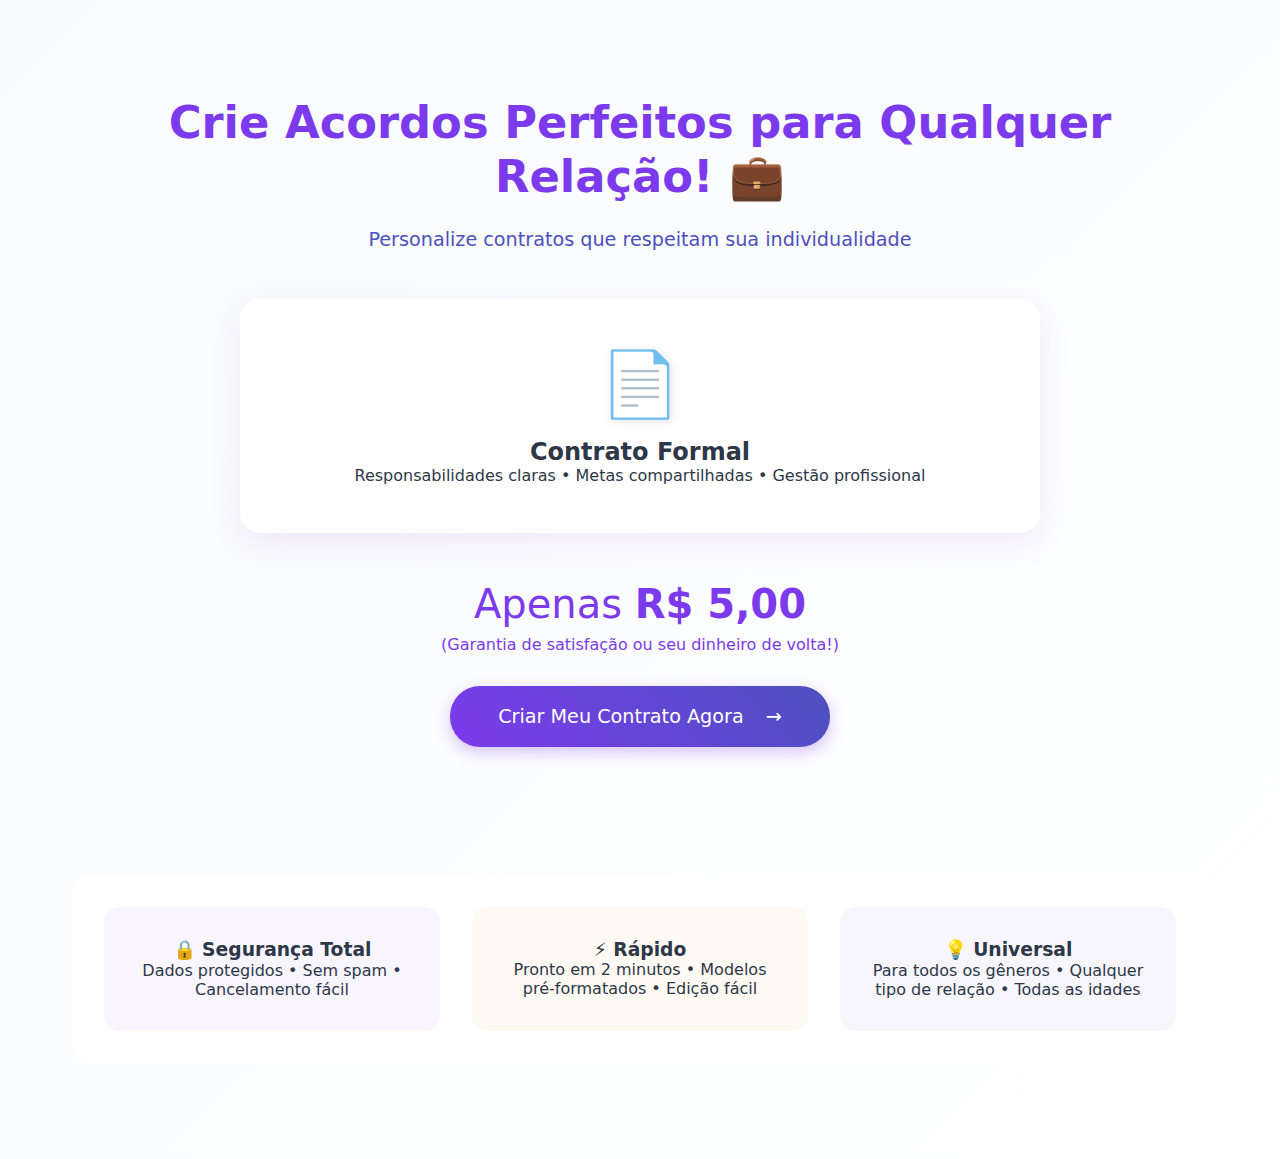
<file: index.html>
<!DOCTYPE html>
<html lang="pt-BR">
<head>
    <meta charset="UTF-8">
    <meta name="viewport" content="width=device-width, initial-scale=1.0">
    <link rel="icon" href="./imgs/Logo.png" type="image/x-icon">
    <title>Contrato de amor</title>
    <style>
        :root {
            --cor-primaria: #7C3AED;
            --cor-secundaria: #4C51BF;
            --cor-fundo: #F8FAFC;
            --cor-texto: #2D3748;
            --cor-destaque: #F59E0B;
        }

        * {
            margin: 0;
            padding: 0;
            box-sizing: border-box;
            font-family: 'Inter', system-ui;
        }

        body {
            background: linear-gradient(135deg, var(--cor-fundo), #FFFFFF);
            min-height: 100vh;
            color: var(--cor-texto);
        }

        .container {
            max-width: 1200px;
            margin: 0 auto;
            padding: 2rem;
            text-align: center;
        }

        .hero {
            padding: 4rem 1rem;
            animation: slideUp 1s ease-out;
        }

        h1 {
            font-size: 2.8rem;
            color: var(--cor-primaria);
            margin-bottom: 1.5rem;
            line-height: 1.2;
        }

        .destaque {
            color: var(--cor-secundaria);
            font-size: 1.2rem;
            margin-bottom: 3rem;
        }

        .slider-wrapper {
            position: relative;
            max-width: 800px;
            margin: 0 auto 3rem;
            border-radius: 20px;
            overflow: hidden;
            box-shadow: 0 10px 30px rgba(124,58,237,0.1);
        }

        .slider {
            display: flex;
            transition: transform 0.5s ease-in-out;
        }

        .slide {
            min-width: 100%;
            padding: 3rem 2rem;
            background: white;
        }

        .slide-icon {
            font-size: 4rem;
            margin-bottom: 1rem;
            filter: drop-shadow(2px 2px 4px rgba(0,0,0,0.1));
        }

        .preco {
            font-size: 2.5rem;
            margin: 2rem 0;
            color: var(--cor-primaria);
        }

        .cta-button {
            background: linear-gradient(45deg, var(--cor-primaria), var(--cor-secundaria));
            color: white;
            padding: 1.2rem 3rem;
            border: none;
            border-radius: 30px;
            font-size: 1.2rem;
            cursor: pointer;
            transition: all 0.3s ease;
            position: relative;
            overflow: hidden;
            box-shadow: 0 5px 15px rgba(124,58,237,0.3);
        }

        .cta-button:hover {
            transform: scale(1.05);
            box-shadow: 0 8px 25px rgba(124,58,237,0.4);
        }

        .cta-button::after {
            content: '→';
            margin-left: 1rem;
            transition: margin 0.3s ease;
        }

        .cta-button:hover::after {
            margin-left: 1.5rem;
        }

        .beneficios {
            display: grid;
            grid-template-columns: repeat(auto-fit, minmax(250px, 1fr));
            gap: 2rem;
            margin: 4rem 0;
            padding: 2rem;
            background: rgba(255,255,255,0.9);
            border-radius: 20px;
        }

        .beneficio {
            padding: 2rem;
            border-radius: 15px;
            transition: transform 0.3s ease;
        }

        .beneficio:hover {
            transform: translateY(-5px);
        }

        @keyframes slideUp {
            from { opacity: 0; transform: translateY(50px); }
            to { opacity: 1; transform: translateY(0); }
        }

        @media (max-width: 768px) {
            h1 { font-size: 2rem; }
            .slide { padding: 2rem 1rem; }
        }
    </style>
</head>
<body>
    <div class="container">
        <div class="hero">
            <h1>Crie Acordos Perfeitos para Qualquer Relação! 💼</h1>
            <p class="destaque">Personalize contratos que respeitam sua individualidade</p>

            <div class="slider-wrapper">
                <div class="slider" id="slider">
                    <!-- Formal -->
                    <div class="slide">
                        <div class="slide-icon">📄</div>
                        <h2>Contrato Formal</h2>
                        <p>Responsabilidades claras • Metas compartilhadas • Gestão profissional</p>
                    </div>

                    <!-- Sexy -->
                    <div class="slide">
                        <div class="slide-icon">🔥</div>
                        <h2>Contrato Sexy</h2>
                        <p>Jogos adultos • Experiências ousadas • Conexão íntima</p>
                    </div>

                    <!-- Divertido -->
                    <div class="slide">
                        <div class="slide-icon">🎉</div>
                        <h2>Contrato Divertido</h2>
                        <p>Desafios criativos • Brincadeiras • Momentos descontraídos</p>
                    </div>
                </div>
            </div>

            <div class="preco">
                Apenas <strong>R$ 5,00</strong>
                <div style="font-size: 1rem; margin-top: 0.5rem;">(Garantia de satisfação ou seu dinheiro de volta!)</div>
            </div>

<!-- Botão modificado -->
<button class="cta-button" onclick="window.location.href='https://buy.stripe.com/cN2bLr3UW6q57zabII'">
    Criar Meu Contrato Agora
</button>
        </div>

        <div class="beneficios">
            <div class="beneficio" style="background: rgba(124,58,237,0.05);">
                <h3>🔒 Segurança Total</h3>
                <p>Dados protegidos • Sem spam • Cancelamento fácil</p>
            </div>
            <div class="beneficio" style="background: rgba(245,158,11,0.05);">
                <h3>⚡ Rápido</h3>
                <p>Pronto em 2 minutos • Modelos pré-formatados • Edição fácil</p>
            </div>
            <div class="beneficio" style="background: rgba(76,81,191,0.05);">
                <h3>💡 Universal</h3>
                <p>Para todos os gêneros • Qualquer tipo de relação • Todas as idades</p>
            </div>
        </div>
    </div>

    <script>
        // Slider Automático
        let currentSlide = 0;
        const slider = document.getElementById('slider');
        const totalSlides = 3;

        function nextSlide() {
            currentSlide = (currentSlide + 1) % totalSlides;
            slider.style.transform = `translateX(-${currentSlide * 100}%)`;
        }

        setInterval(nextSlide, 5000);

        // Animações ao Scroll
        window.addEventListener('scroll', () => {
            const beneficios = document.querySelectorAll('.beneficio');
            beneficios.forEach((item, index) => {
                const rect = item.getBoundingClientRect();
                if(rect.top < window.innerHeight * 0.8) {
                    setTimeout(() => {
                        item.style.opacity = '1';
                        item.style.transform = 'translateY(0)';
                    }, index * 200);
                }
            });
        });

        // Efeito de Confete no Botão
        document.querySelector('.cta-button').addEventListener('click', function() {
            this.style.animation = 'pulse 0.5s';
            setTimeout(() => {
                this.style.animation = '';
            }, 500);
        });
    </script>
</body>
</html>
</file>
